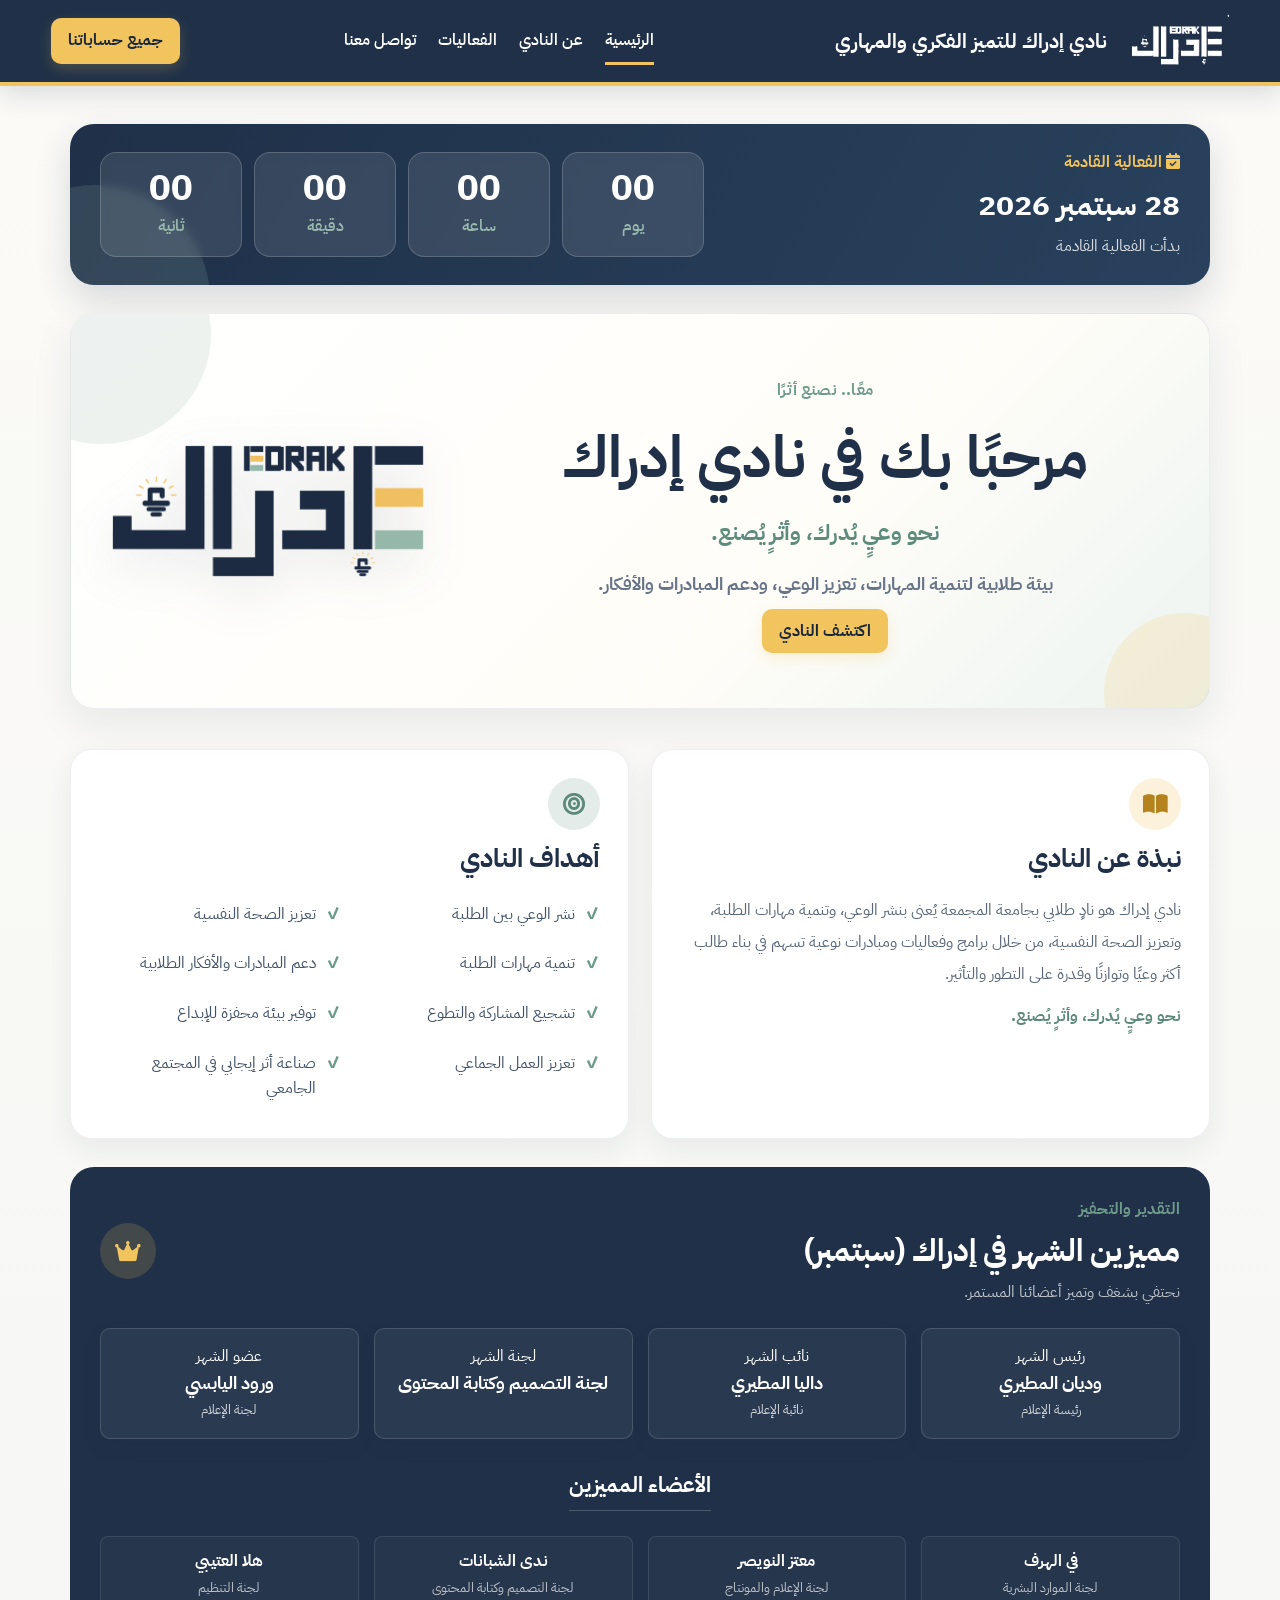
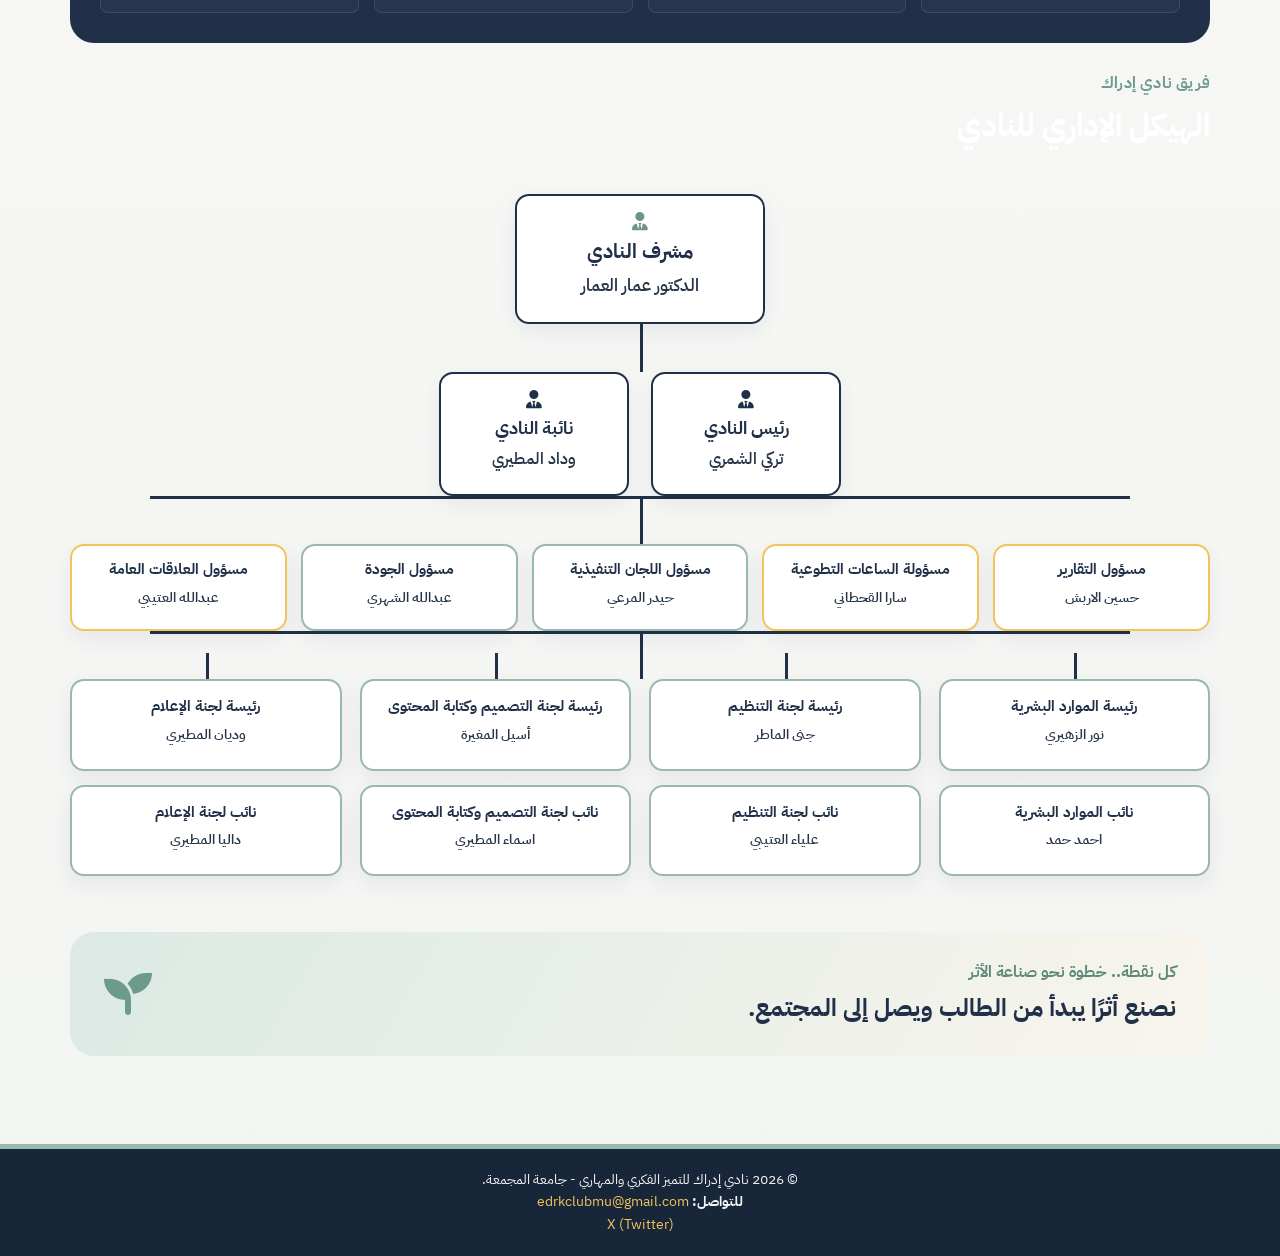
<file: index.html>
<!DOCTYPE html>
<html lang="ar" dir="rtl">
<head>
    <meta charset="UTF-8">
    <meta name="viewport" content="width=device-width, initial-scale=1.0">
    <title>نادي إدراك - الصفحة الرئيسية</title>
    <link rel="preconnect" href="https://fonts.googleapis.com">
    <link rel="preconnect" href="https://fonts.gstatic.com" crossorigin>
    <link href="https://fonts.googleapis.com/css2?family=IBM+Plex+Sans+Arabic:wght@400;500;600;700&display=swap" rel="stylesheet">
    <link rel="stylesheet" href="style.css">
    <link rel="stylesheet" href="https://cdnjs.cloudflare.com/ajax/libs/font-awesome/6.0.0-beta3/css/all.min.css">
</head>
<body>

<header>
    <div class="logo-container">
        <img src="images/header-logo.png" alt="شعار نادي إدراك" class="club-logo">
        <h1>نادي إدراك للتميز الفكري والمهاري</h1>
    </div>
    <input type="checkbox" id="menu-toggle">
    <label for="menu-toggle" class="menu-icon"><i class="fas fa-bars"></i></label>
    <nav>
        <a href="index.html" class="active">الرئيسية</a>
        <a href="about.html">عن النادي</a>
        <a href="events.html">الفعاليات</a>
        <a href="contact.html">تواصل معنا</a>
    </nav>
    <a href="https://linktr.ee/Idrak5?utm_source=linktree_profile_share&ltsid=dbc7c393-b0a0-43a0-900a-65e90b9eab62" target="_blank" class="cta-button">جميع حساباتنا</a>
</header>

<main>
    <!-- كاونتر الفعاليه القادمه-->
    <section class="event-countdown" aria-label="العد التنازلي للفعالية القادمة">
        <div class="countdown-intro">
            <span class="countdown-kicker"><i class="fas fa-calendar-check"></i> الفعالية القادمة</span>
            <h2>28 سبتمبر 2026</h2>
            <p data-countdown-status>الوقت المتبقي على الفعالية القادمة</p>
        </div>
        <div class="countdown-grid">
            <div class="countdown-box"><strong data-countdown="days">00</strong><span>يوم</span></div>
            <div class="countdown-box"><strong data-countdown="hours">00</strong><span>ساعة</span></div>
            <div class="countdown-box"><strong data-countdown="minutes">00</strong><span>دقيقة</span></div>
            <div class="countdown-box"><strong data-countdown="seconds">00</strong><span>ثانية</span></div>
        </div>
    </section>

    <section class="hero home-hero">
        <div class="hero-content">
            <span class="eyebrow">معًا.. نصنع أثرًا</span>
            <h2>مرحبًا بك في نادي إدراك</h2>
            <p class="hero-vision"><strong>نحو وعيٍ يُدرك، وأثرٍ يُصنع.</strong></p>
            <p class="hero-note">بيئة طلابية لتنمية المهارات، تعزيز الوعي، ودعم المبادرات والأفكار.</p>
            <a href="about.html" class="cta-button">اكتشف النادي</a>
        </div>
        <img src="images/edrak-logo.png" alt="شعار نادي إدراك" class="hero-brand-logo">
    </section>

    <!-- نبذة + أهداف النادي -->
    <section class="home-info-grid">
        <article class="info-card about-card">
            <div class="section-icon"><i class="fas fa-book-open"></i></div>
            <h3>نبذة عن النادي</h3>
            <p>نادي إدراك هو نادٍ طلابي بجامعة المجمعة يُعنى بنشر الوعي، وتنمية مهارات الطلبة، وتعزيز الصحة النفسية، من خلال برامج وفعاليات ومبادرات نوعية تسهم في بناء طالب أكثر وعيًا وتوازنًا وقدرة على التطور والتأثير.</p>
            <p class="info-highlight">نحو وعيٍ يُدرك، وأثرٍ يُصنع.</p>
        </article>

        <article class="info-card goals-card">
            <div class="section-icon sage-icon"><i class="fas fa-bullseye"></i></div>
            <h3>أهداف النادي</h3>
            <ul class="goals-list">
                <li>نشر الوعي بين الطلبة</li>
                <li>تعزيز الصحة النفسية</li>
                <li>تنمية مهارات الطلبة</li>
                <li>دعم المبادرات والأفكار الطلابية</li>
                <li>تشجيع المشاركة والتطوع</li>
                <li>توفير بيئة محفزة للإبداع</li>
                <li>تعزيز العمل الجماعي</li>
                <li>صناعة أثر إيجابي في المجتمع الجامعي</li>
            </ul>
        </article>
    </section>

    <!-- أعضاء الشهر المميزين (سبتمبر) -->
    <section class="monthly-section">
        <div class="section-heading-row">
            <div>
                <span class="eyebrow">التقدير والتحفيز</span>
                <h3>مميزين الشهر في إدراك (سبتمبر)</h3>
                <p>نحتفي بشغف وتميز أعضائنا المستمر.</p>
            </div>
            <div class="crown-icon"><i class="fas fa-crown"></i></div>
        </div>
        
        <div class="featured-members-container" style="display: flex; flex-direction: column; gap: 30px; margin-top: 20px;">
            <!-- الفائزون الرئيسيون -->
            <div class="top-honors-grid" style="display: grid; grid-template-columns: repeat(auto-fit, minmax(220px, 1fr)); gap: 15px;">
                <div class="org-node role-gold" style="text-align: center; padding: 15px; border-radius: 10px; background: rgba(255,255,255,0.05); border: 1px solid rgba(255,255,255,0.15);>
                    <h4 style="margin-bottom: 5px; color: #ffffff;">رئيس الشهر</h4>
                    <p style="font-size: 1.1rem; font-weight: bold; margin: 0; color: #ffffff;">وديان المطيري</p>
                    <small style="opacity: 0.8; color: #ffffff;">رئيسة الإعلام</small>
                </div>
                
                <div class="org-node role-gold" style="text-align: center; padding: 15px; border-radius: 10px; background: rgba(234, 228, 228, 0.05); border: 1px solid rgba(255,255,255,0.15);>
                    <h4 style="margin-bottom: 5px; color: #ffffff;">نائب الشهر</h4>
                    <p style="font-size: 1.1rem; font-weight: bold; margin: 0; color: #ffffff;">داليا المطيري</p>
                    <small style="opacity: 0.8; color: #ffffff;">نائبة الإعلام</small>
                </div>

                <div class="org-node role-sage" style="text-align: center; padding: 15px; border-radius: 10px; background: rgba(245, 242, 242, 0.05); border: 1px solid rgba(255,255,255,0.15);>
                    <h4 style="margin-bottom: 5px; color: #ffffff;">لجنة الشهر</h4>
                    <p style="font-size: 1.1rem; font-weight: bold; margin: 0; color: #ffffff;">لجنة التصميم وكتابة المحتوى</p>
                </div>

                <div class="org-node role-sage" style="text-align: center; padding: 15px; border-radius: 10px; background: rgba(247, 245, 245, 0.05); border: 1px solid rgba(255,255,255,0.15);>
                    <h4 style="margin-bottom: 5px; color: #ffffff;">عضو الشهر</h4>
                    <p style="font-size: 1.1rem; font-weight: bold; margin: 0; color: #ffffff;">ورود اليابسي</p>
                    <small style="opacity: 0.8; color: #ffffff;">لجنة الإعلام</small>
                </div>
            </div>

            <!-- الأعضاء المميزين -->
            <div class="honored-members-section" style="text-align: center;">
                <h4 style="font-size: 1.3rem; margin-bottom: 15px; border-bottom: 1px solid rgba(255,255,255,0.2); padding-bottom: 8px; display: inline-block;">الأعضاء المميزين</h4>
                <div class="honored-grid" style="display: grid; grid-template-columns: repeat(auto-fit, minmax(200px, 1fr)); gap: 15px; margin-top: 10px;">
                    <div style="background: rgba(255,255,255,0.03); padding: 12px; border-radius: 8px; border: 1px solid rgba(255,255,255,0.1);">
                        <strong>في الهرف</strong><br>
                        <small style="opacity: 0.7;">لجنة الموارد البشرية</small>
                    </div>
                    <div style="background: rgba(255,255,255,0.03); padding: 12px; border-radius: 8px; border: 1px solid rgba(255,255,255,0.1);">
                        <strong>معتز النويصر</strong><br>
                        <small style="opacity: 0.7;">لجنة الإعلام والمونتاج</small>
                    </div>
                    <div style="background: rgba(255,255,255,0.03); padding: 12px; border-radius: 8px; border: 1px solid rgba(255,255,255,0.1);">
                        <strong>ندى الشبانات</strong><br>
                        <small style="opacity: 0.7;">لجنة التصميم وكتابة المحتوى</small>
                    </div>
                    <div style="background: rgba(255,255,255,0.03); padding: 12px; border-radius: 8px; border: 1px solid rgba(255,255,255,0.1);">
                        <strong>هلا العتيبي</strong><br>
                        <small style="opacity: 0.7;">لجنة التنظيم</small>
                    </div>
                </div>
            </div>
        </div>
    </section>

    <!-- الهيكل الإداري-->
    <section class="org-section">
        <div class="section-heading-center">
            <span class="eyebrow">فريق نادي إدراك</span>
            <h3>الهيكل الإداري للنادي</h3>
        </div>
        <div class="org-chart-tree">
            <div class="org-level supervisor-level">
                <article class="org-node supervisor">
                    <i class="fas fa-user-tie"></i>
                    <h4>مشرف النادي</h4>
                    <p>الدكتور عمار العمار</p>
                </article>
            </div>
            <div class="org-connector vertical"></div>
            <div class="org-level top-leaders">
                <article class="org-node leader">
                    <i class="fas fa-user-tie"></i>
                    <h4>رئيس النادي</h4>
                    <p>تركي الشمري</p>
                </article>
                <article class="org-node leader">
                    <i class="fas fa-user-tie"></i>
                    <h4>نائبة النادي</h4>
                    <p>وداد المطيري</p>
                </article>
            </div>
            <div class="org-connector branch"></div>
            <div class="org-level operations-level">
                <article class="org-node role-gold">
                    <h4>مسؤول التقارير</h4>
                    <p>حسين الاربش</p>
                </article>
                <article class="org-node role-gold">
                    <h4>مسؤولة الساعات التطوعية</h4>
                    <p>سارا القحطاني</p>
                </article>
                <article class="org-node role-sage">
                    <h4>مسؤول اللجان التنفيذية</h4>
                    <p>حيدر المرعي</p>
                </article>
                <article class="org-node role-sage">
                    <h4>مسؤول الجودة</h4>
                    <p>عبدالله الشهري</p>
                </article>
                <article class="org-node role-gold">
                    <h4>مسؤول العلاقات العامة</h4>
                    <p>عبدالله العتيبي</p>
                </article>
            </div>
            <div class="org-connector branch"></div>
            <div class="org-level committees-level">
                <div class="committee-column">
                    <article class="org-node role-sage">
                        <h4>رئيسة الموارد البشرية</h4>
                        <p>نور الزهيري</p>
                    </article>
                    <article class="org-node role-sage deputy">
                        <h4>نائب الموارد البشرية</h4>
                        <p>احمد حمد</p>
                    </article>
                </div>
                <div class="committee-column">
                    <article class="org-node role-sage">
                        <h4>رئيسة لجنة التنظيم</h4>
                        <p>جنى الماطر</p>
                    </article>
                    <article class="org-node role-sage deputy">
                        <h4>نائب لجنة التنظيم</h4>
                        <p>علياء العتيبي</p>
                    </article>
                </div>
                <div class="committee-column">
                    <article class="org-node role-sage">
                        <h4>رئيسة لجنة التصميم وكتابة المحتوى</h4>
                        <p>أسيل المغيرة</p>
                    </article>
                    <article class="org-node role-sage deputy">
                        <h4>نائب لجنة التصميم وكتابة المحتوى</h4>
                        <p>اسماء المطيري</p>
                    </article>
                </div>
                <div class="committee-column">
                    <article class="org-node role-sage">
                        <h4>رئيسة لجنة الإعلام</h4>
                        <p>وديان المطيري</p>
                    </article>
                    <article class="org-node role-sage deputy">
                        <h4>نائب لجنة الإعلام</h4>
                        <p>داليا المطيري</p>
                    </article>
                </div>
            </div>
        </div>
    </section>

    <section class="impact-banner">
        <div>
            <span>كل نقطة.. خطوة نحو صناعة الأثر</span>
            <h3>نصنع أثرًا يبدأ من الطالب ويصل إلى المجتمع.</h3>
        </div>
        <i class="fas fa-seedling"></i>
    </section>
</main>

<footer>
    <p>&copy; 2026 نادي إدراك للتميز الفكري والمهاري - جامعة المجمعة.</p>
    <p><strong>للتواصل:</strong> <a href="mailto:edrkclubmu@gmail.com" class="footer-email">edrkclubmu@gmail.com</a></p>
    <div class="social-links"><a href="https://x.com/EdrkClubMU" target="_blank">X (Twitter)</a></div>
</footer>

<nav class="mobile-bottom-nav">
    <a href="index.html" class="active"><i class="fas fa-home"></i><span>الرئيسية</span></a>
    <a href="about.html"><i class="fas fa-info-circle"></i><span>عن النادي</span></a>
    <a href="events.html"><i class="fas fa-calendar-alt"></i><span>الفعاليات</span></a>
    <a href="contact.html"><i class="fas fa-envelope"></i><span>تواصل</span></a>
</nav>
<script src="countdown.js"></script>
</body>
</html>
</file>
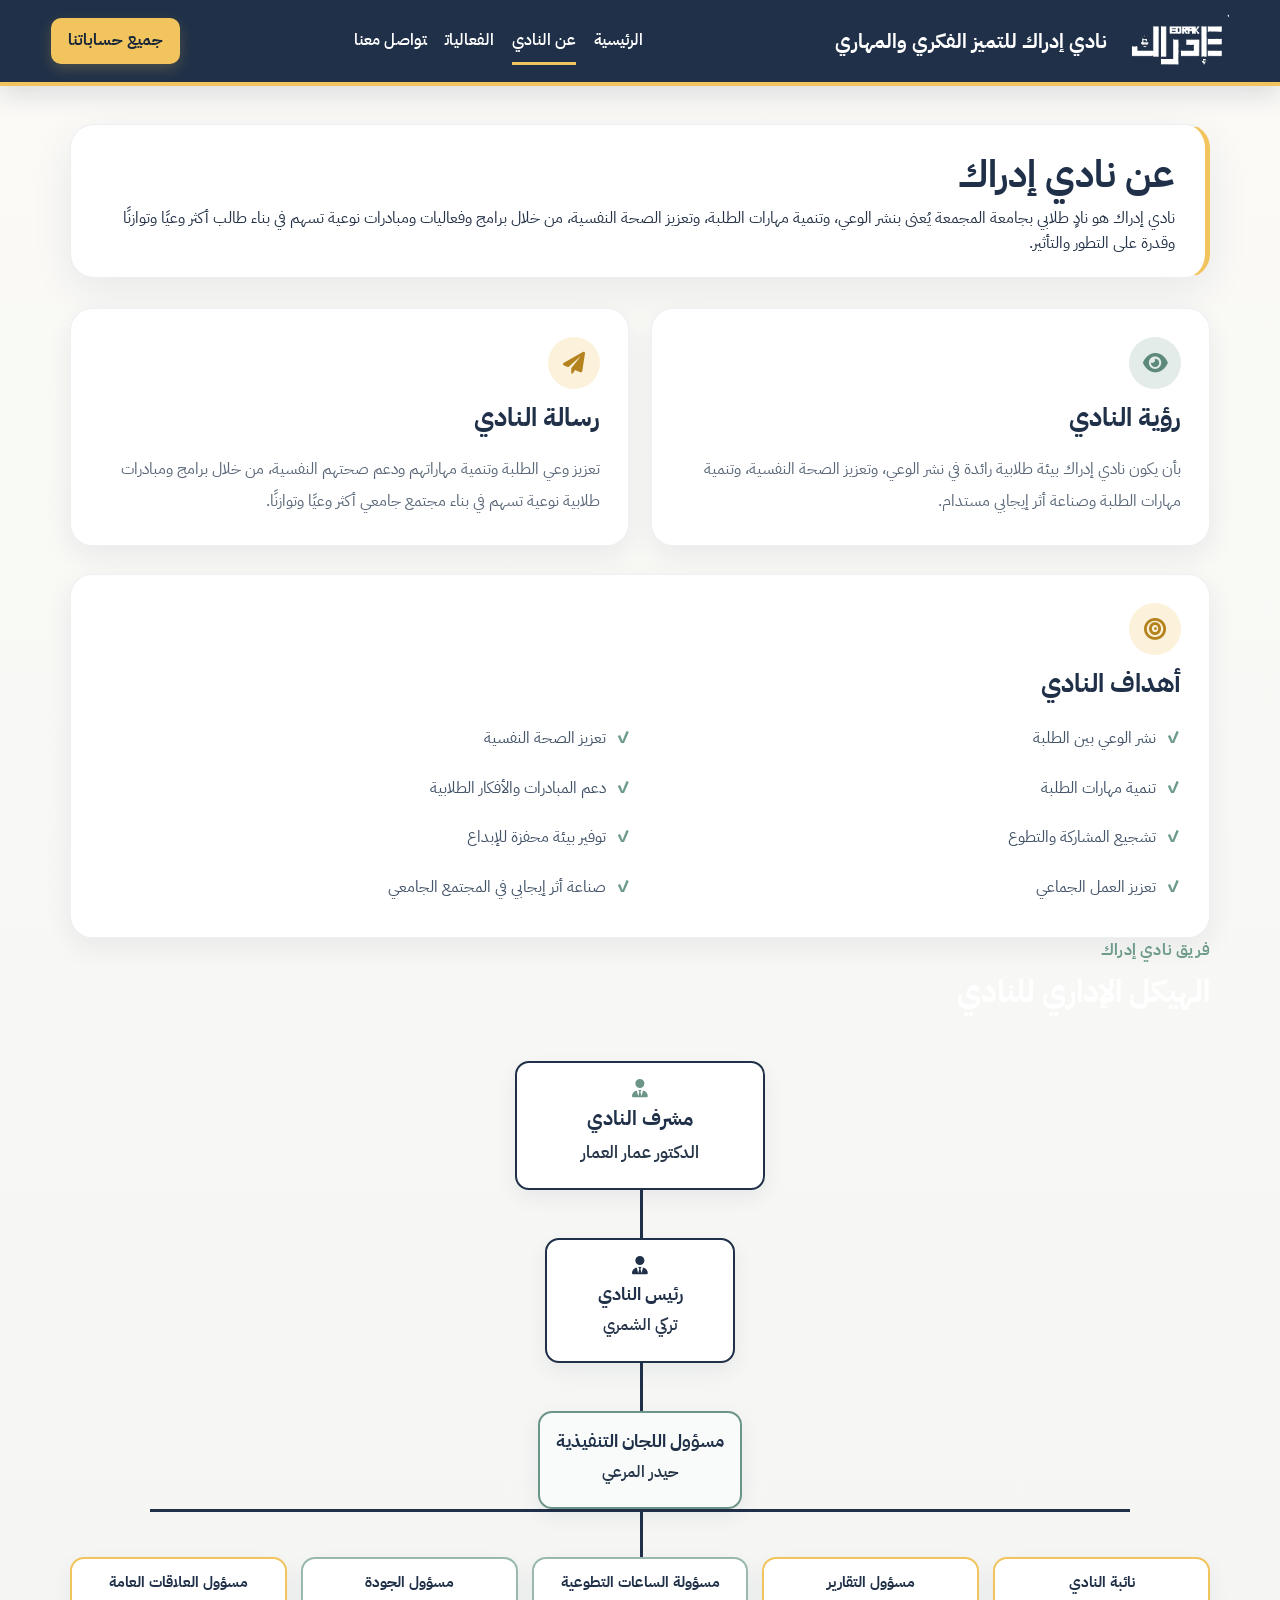
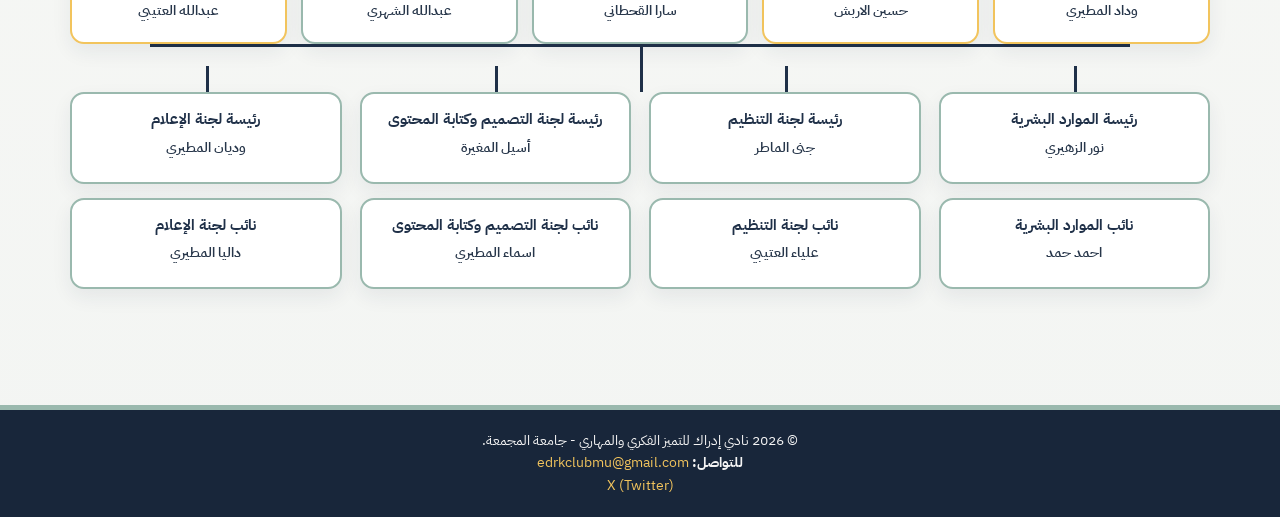
<file: about.html>
<!DOCTYPE html>
<html lang="ar" dir="rtl">
<head>
    <meta charset="UTF-8">
    <meta name="viewport" content="width=device-width, initial-scale=1.0">
    <title>نادي إدراك - عن النادي</title>
    <link rel="preconnect" href="https://fonts.googleapis.com">
    <link rel="preconnect" href="https://fonts.gstatic.com" crossorigin>
    <link href="https://fonts.googleapis.com/css2?family=IBM+Plex+Sans+Arabic:wght@400;500;600;700&display=swap" rel="stylesheet">
    <link rel="stylesheet" href="style.css">
    <link rel="stylesheet" href="https://cdnjs.cloudflare.com/ajax/libs/font-awesome/6.0.0-beta3/css/all.min.css">
</head>
<body>
<header>
    <div class="logo-container"><img src="images/header-logo.png" alt="شعار نادي إدراك" class="club-logo"><h1>نادي إدراك للتميز الفكري والمهاري</h1></div>
    <input type="checkbox" id="menu-toggle"><label for="menu-toggle" class="menu-icon"><i class="fas fa-bars"></i></label>
    <nav><a href="index.html">الرئيسية</a><a href="about.html" class="active">عن النادي</a><a href="events.html">الفعاليات</a><a href="contact.html">تواصل معنا</a></nav>
    <a href="https://linktr.ee/Idrak5?utm_source=linktree_profile_share&ltsid=dbc7c393-b0a0-43a0-900a-65e90b9eab62" target="_blank" class="cta-button">جميع حساباتنا</a>
</header>
<main>
    <section class="page-header">
        <h2>عن نادي إدراك</h2>
        <p>نادي إدراك هو نادٍ طلابي بجامعة المجمعة يُعنى بنشر الوعي، وتنمية مهارات الطلبة، وتعزيز الصحة النفسية، من خلال برامج وفعاليات ومبادرات نوعية تسهم في بناء طالب أكثر وعيًا وتوازنًا وقدرة على التطور والتأثير.</p>
    </section>
    <section class="home-info-grid" style="margin-top:28px;">
        <article class="info-card"><div class="section-icon sage-icon"><i class="fas fa-eye"></i></div><h3>رؤية النادي</h3><p>بأن يكون نادي إدراك بيئة طلابية رائدة في نشر الوعي، وتعزيز الصحة النفسية، وتنمية مهارات الطلبة وصناعة أثر إيجابي مستدام.</p></article>
        <article class="info-card"><div class="section-icon"><i class="fas fa-paper-plane"></i></div><h3>رسالة النادي</h3><p>تعزيز وعي الطلبة وتنمية مهاراتهم ودعم صحتهم النفسية، من خلال برامج ومبادرات طلابية نوعية تسهم في بناء مجتمع جامعي أكثر وعيًا وتوازنًا.</p></article>
    </section>
    <section class="info-card" style="margin-top:22px;">
        <div class="section-icon"><i class="fas fa-bullseye"></i></div><h3>أهداف النادي</h3>
        <ul class="goals-list">
            <li>نشر الوعي بين الطلبة</li><li>تعزيز الصحة النفسية</li><li>تنمية مهارات الطلبة</li><li>دعم المبادرات والأفكار الطلابية</li><li>تشجيع المشاركة والتطوع</li><li>توفير بيئة محفزة للإبداع</li><li>تعزيز العمل الجماعي</li><li>صناعة أثر إيجابي في المجتمع الجامعي</li>
        </ul>
    </section>
    <section class="org-section">
<div class="section-heading-center"><span class="eyebrow">فريق نادي إدراك</span><h3>الهيكل الإداري للنادي</h3></div>
<div class="org-chart-tree">
  <div class="org-level supervisor-level"><article class="org-node supervisor"><i class="fas fa-user-tie"></i><h4>مشرف النادي</h4><p>الدكتور عمار العمار</p></article></div>
  <div class="org-connector vertical"></div>
  <div class="org-level president-level">
    <article class="org-node leader"><i class="fas fa-user-tie"></i><h4>رئيس النادي</h4><p>تركي الشمري</p></article>
  </div>
  <div class="org-connector vertical"></div>
  <div class="org-level hider-level">
    <article class="org-node role-sage key-role"><h4>مسؤول اللجان التنفيذية</h4><p>حيدر المرعي</p></article>
  </div>
  <div class="org-connector branch"></div>
  <div class="org-level operations-level">
    <article class="org-node role-gold"><h4>نائبة النادي</h4><p>وداد المطيري</p></article>
    <article class="org-node role-gold"><h4>مسؤول التقارير</h4><p>حسين الاربش</p></article>
    <article class="org-node role-sage"><h4>مسؤولة الساعات التطوعية</h4><p>سارا القحطاني</p></article>
    <article class="org-node role-sage"><h4>مسؤول الجودة</h4><p>عبدالله الشهري</p></article>
    <article class="org-node role-gold"><h4>مسؤول العلاقات العامة</h4><p>عبدالله العتيبي</p></article>
  </div>
  <div class="org-connector branch"></div>
  <div class="org-level committees-level">
    <div class="committee-column"><article class="org-node role-sage"><h4>رئيسة الموارد البشرية</h4><p>نور الزهيري</p></article><article class="org-node role-sage deputy"><h4>نائب الموارد البشرية</h4><p>احمد حمد</p></article></div>
    <div class="committee-column"><article class="org-node role-sage"><h4>رئيسة لجنة التنظيم</h4><p>جنى الماطر</p></article><article class="org-node role-sage deputy"><h4>نائب لجنة التنظيم</h4><p>علياء العتيبي</p></article></div>
    <div class="committee-column"><article class="org-node role-sage"><h4>رئيسة لجنة التصميم وكتابة المحتوى</h4><p>أسيل المغيرة</p></article><article class="org-node role-sage deputy"><h4>نائب لجنة التصميم وكتابة المحتوى</h4><p>اسماء المطيري</p></article></div>
    <div class="committee-column"><article class="org-node role-sage"><h4>رئيسة لجنة الإعلام</h4><p>وديان المطيري</p></article><article class="org-node role-sage deputy"><h4>نائب لجنة الإعلام</h4><p>داليا المطيري</p></article></div>
  </div>
</div>
</section>
</main>
<footer><p>&copy; 2026 نادي إدراك للتميز الفكري والمهاري - جامعة المجمعة.</p><p><strong>للتواصل:</strong> <a href="mailto:edrkclubmu@gmail.com" class="footer-email">edrkclubmu@gmail.com</a></p><div class="social-links"><a href="https://x.com/EdrkClubMU" target="_blank">X (Twitter)</a></div></footer>
</body>
</html>
</file>
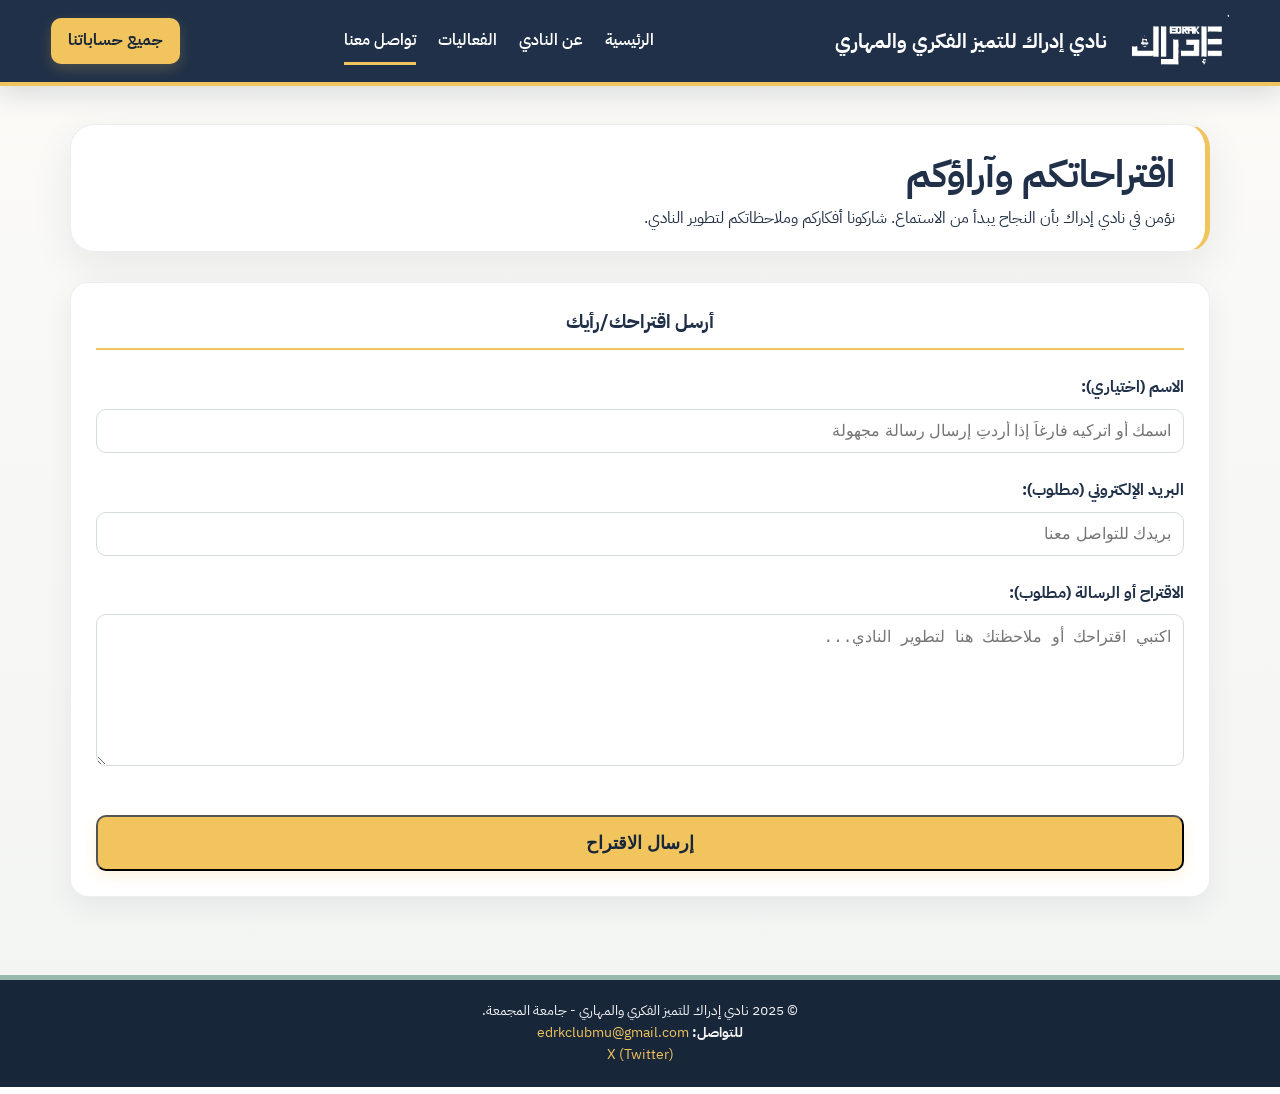
<file: contact.html>
<!DOCTYPE html>
<html lang="ar" dir="rtl">
<head>
    <meta charset="UTF-8">
    <meta name="viewport" content="width=device-width, initial-scale=1.0">
    <title>نادي إدراك - اقتراحاتكم</title>
    <link rel="preconnect" href="https://fonts.googleapis.com">
    <link rel="preconnect" href="https://fonts.gstatic.com" crossorigin>
    <link href="https://fonts.googleapis.com/css2?family=IBM+Plex+Sans+Arabic:wght@400;500;600;700&display=swap" rel="stylesheet">
    <link rel="stylesheet" href="style.css">
    <link rel="stylesheet" href="https://cdnjs.cloudflare.com/ajax/libs/font-awesome/6.0.0-beta3/css/all.min.css">
</head>
<body>

    <header>
        <div class="logo-container">
            <img src="images/header-logo.png" alt="شعار نادي إدراك" class="club-logo">
            <h1>نادي إدراك للتميز الفكري والمهاري</h1>
        </div>
        
        <input type="checkbox" id="menu-toggle">
        <label for="menu-toggle" class="menu-icon"><i class="fas fa-bars"></i></label>

        <nav>
            <a href="index.html">الرئيسية</a>
            <a href="about.html">عن النادي</a>
            <a href="events.html">الفعاليات</a>
            <a href="contact.html" class="active">تواصل معنا</a>
        </nav>
        <a href="https://linktr.ee/Idrak5?utm_source=linktree_profile_share&ltsid=dbc7c393-b0a0-43a0-900a-65e90b9eab62" target="_blank" class="cta-button">جميع حساباتنا</a>
    </header>

    <main>
        
        <section class="page-header">
            <h2>اقتراحاتكم وآراؤكم</h2>
            <p>نؤمن في نادي إدراك بأن النجاح يبدأ من الاستماع. شاركونا أفكاركم وملاحظاتكم لتطوير النادي.</p>
        </section>

        <div class="join-form">
            <h3 class="form-title">أرسل اقتراحك/رأيك</h3>

            <form action="https://formsubmit.co/edrkclubmu@gmail.com" method="POST">
                
                <input type="hidden" name="_next" value="https://your-club-url.github.io/index.html">
                
                <label for="name">الاسم (اختياري):</label>
                <input type="text" id="name" name="الاسم" placeholder="اسمك أو اتركيه فارغاً إذا أردتِ إرسال رسالة مجهولة">

                <label for="email">البريد الإلكتروني (مطلوب):</label>
                <input type="email" id="email" name="البريد الإلكتروني" placeholder="بريدك للتواصل معنا" required>

                <label for="message">الاقتراح أو الرسالة (مطلوب):</label>
                <textarea id="message" name="الاقتراح" rows="7" placeholder="اكتبي اقتراحك أو ملاحظتك هنا لتطوير النادي..." required></textarea>

                <button type="submit" class="cta-button">إرسال الاقتراح</button>
            </form>
        </div>
        
    </main>

    <footer>
        <p>&copy; 2025 نادي إدراك للتميز الفكري والمهاري - جامعة المجمعة.</p>
        
        <p>
            <strong>للتواصل:</strong> 
            <a href="mailto:edrkclubmu@gmail.com" class="footer-email">edrkclubmu@gmail.com</a>
        </p>

        <div class="social-links">
            <a href="https://x.com/EdrkClubMU" target="_blank">X (Twitter)</a>
        </div>
    </footer>

</body>
</html>
</file>
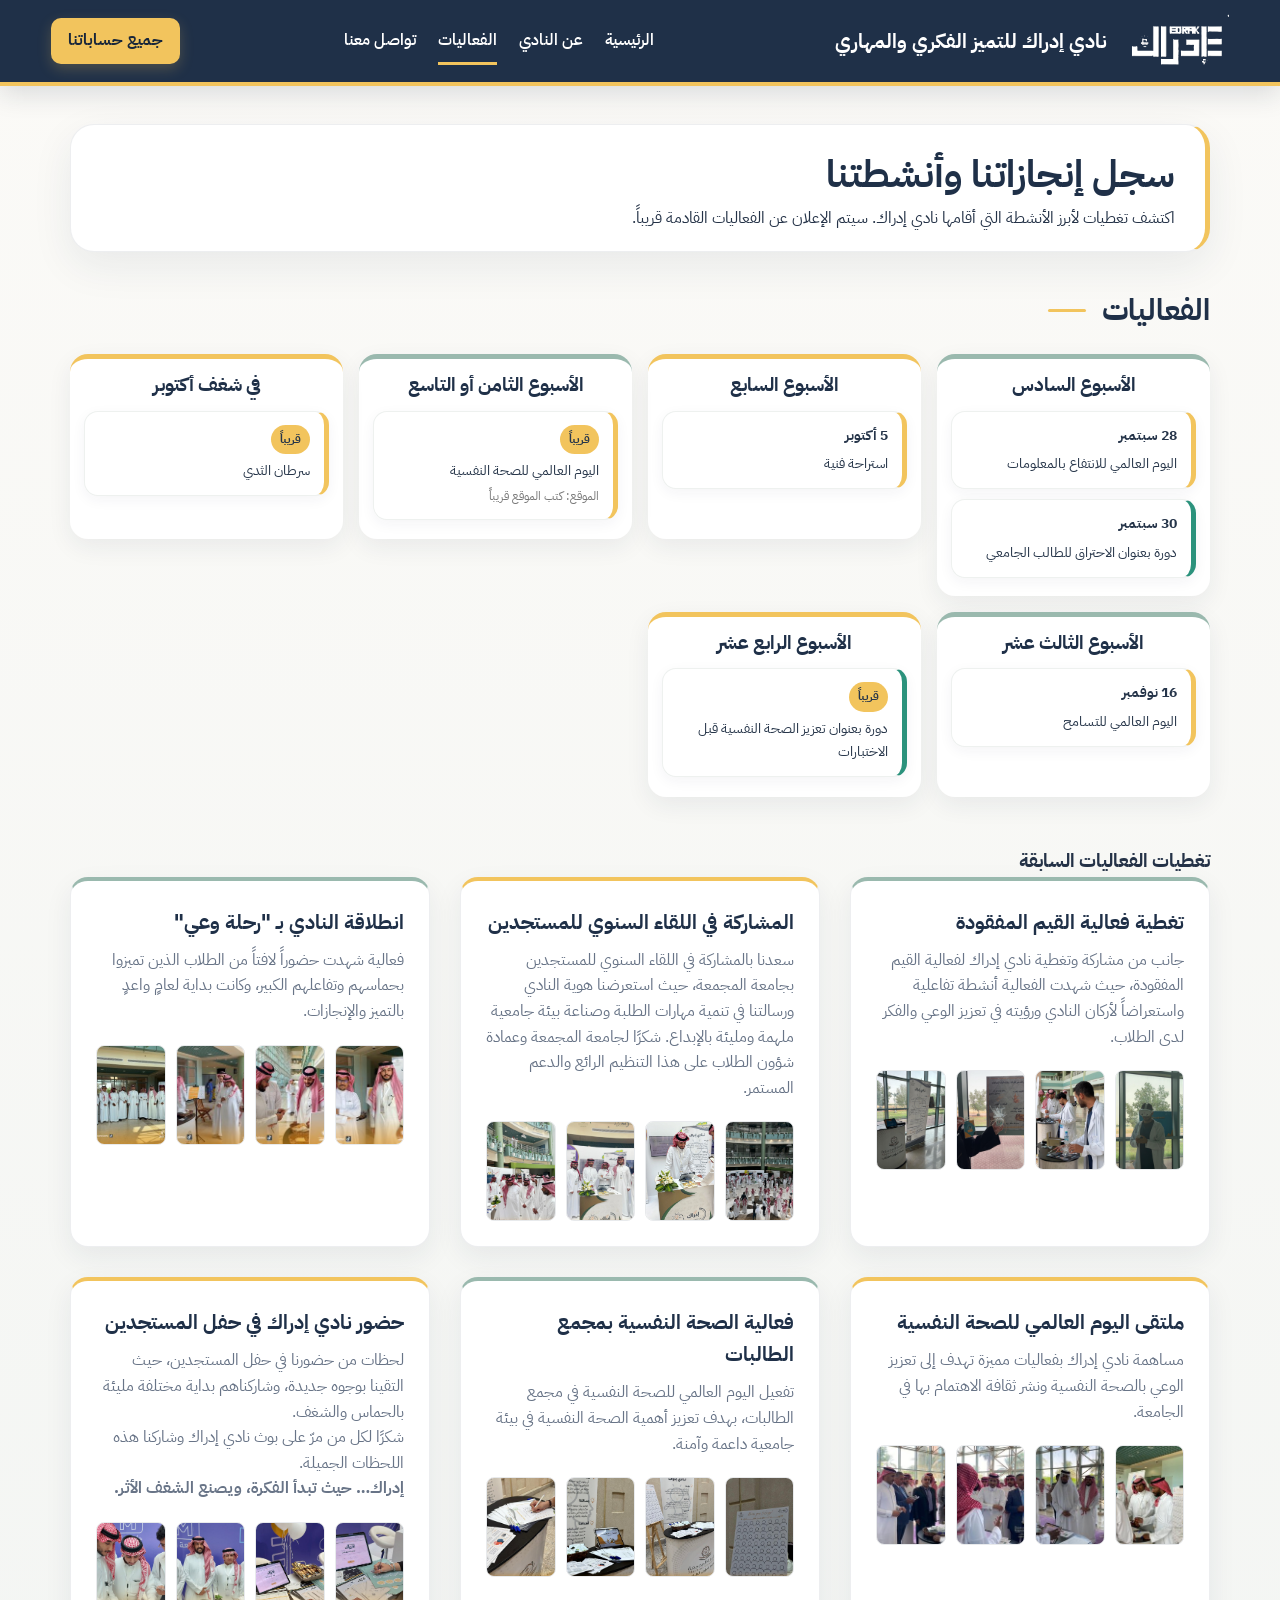
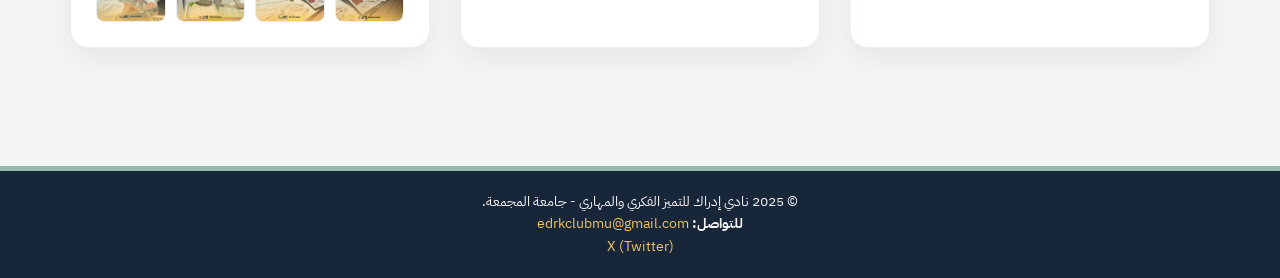
<file: events.html>
<!DOCTYPE html>
<html lang="ar" dir="rtl">
<head>
    <meta charset="UTF-8">
    <meta name="viewport" content="width=device-width, initial-scale=1.0">
    <title>نادي إدراك - الفعاليات</title>
    <link rel="preconnect" href="https://fonts.googleapis.com">
    <link rel="preconnect" href="https://fonts.gstatic.com" crossorigin>
    <link href="https://fonts.googleapis.com/css2?family=IBM+Plex+Sans+Arabic:wght@400;500;600;700&display=swap" rel="stylesheet">
    <link rel="stylesheet" href="style.css">
    <link rel="stylesheet" href="https://cdnjs.cloudflare.com/ajax/libs/font-awesome/6.0.0-beta3/css/all.min.css">
</head>
<body>

    <header>
        <div class="logo-container">
            <img src="images/header-logo.png" alt="شعار نادي إدراك" class="club-logo">
            <h1>نادي إدراك للتميز الفكري والمهاري</h1>
        </div>
        
        <input type="checkbox" id="menu-toggle">
        <label for="menu-toggle" class="menu-icon"><i class="fas fa-bars"></i></label>

        <nav>
            <a href="index.html">الرئيسية</a>
            <a href="about.html">عن النادي</a>
            <a href="events.html" class="active">الفعاليات</a>
            <a href="contact.html">تواصل معنا</a>
        </nav>
        <a href="https://linktr.ee/Idrak5?utm_source=linktree_profile_share&ltsid=dbc7c393-b0a0-43a0-900a-65e90b9eab62" target="_blank" class="cta-button">جميع حساباتنا</a>
    </header>

    <main>
        
        <section class="page-header">
            <h2>سجل إنجازاتنا وأنشطتنا</h2>
            <p>اكتشف تغطيات لأبرز الأنشطة التي أقامها نادي إدراك. سيتم الإعلان عن الفعاليات القادمة قريباً.</p>
        </section>
        <section class="upcoming-events" aria-label="الفعاليات القادمة">
            <div class="events-section-heading"><span>الفعاليات</span><i></i></div>
            <div class="event-weeks-grid">
                <article class="week-card"><h3>الأسبوع السادس</h3><div class="schedule-item gold"><strong>28 سبتمبر</strong><span>اليوم العالمي للانتفاع بالمعلومات</span></div><div class="schedule-item sage"><strong>30 سبتمبر</strong><span>دورة بعنوان الاحتراق للطالب الجامعي</span></div></article>
                <article class="week-card"><h3>الأسبوع السابع</h3><div class="schedule-item gold"><strong>5 أكتوبر</strong><span>استراحة فنية</span></div></article>
                <article class="week-card"><h3>الأسبوع الثامن أو التاسع</h3><div class="schedule-item gold"><b>قريباً</b><span>اليوم العالمي للصحة النفسية</span><small>الموقع: كتب الموقع قريباً</small></div></article>
                <article class="week-card"><h3>في شغف أكتوبر</h3><div class="schedule-item gold"><b>قريباً</b><span>سرطان الثدي</span></div></article>
                <article class="week-card"><h3>الأسبوع الثالث عشر</h3><div class="schedule-item gold"><strong>16 نوفمبر</strong><span>اليوم العالمي للتسامح</span></div></article>
                <article class="week-card"><h3>الأسبوع الرابع عشر</h3><div class="schedule-item sage"><b>قريباً</b><span>دورة بعنوان تعزيز الصحة النفسية قبل الاختبارات</span></div></article>
            </div>
        </section>
        <section class="past-events" style="margin-top: 50px;">
            <h3>تغطيات الفعاليات السابقة</h3>
            <div class="card-container">
                
                <div class="card event-card-with-grid">
                    <h4>تغطية فعالية القيم المفقودة</h4>
                    <p>جانب من مشاركة وتغطية نادي إدراك لفعالية القيم المفقودة، حيث شهدت الفعالية أنشطة تفاعلية واستعراضاً لأركان النادي ورؤيته في تعزيز الوعي والفكر لدى الطلاب.</p>
                    
                    <div class="event-photo-grid">
                        <img src="images/7bb116f5-6b6e-4654-8066-dfd1775171a6.jpg" alt="تغطية فعالية القيم المفقودة - صورة 1">
                        <img src="images/1903c7bb-d0cc-4252-962c-5129856fcda5.jpg" alt="تغطية فعالية القيم المفقودة - صورة 2">
                        <img src="images/c2626a5e-33d2-429f-b1fa-3680fa10cc19.jpg" alt="تغطية فعالية القيم المفقودة - صورة 3">
                        <img src="images/268f911e-4b12-4d20-99d3-554d04cb5cd4.jpg" alt="تغطية فعالية القيم المفقودة - صورة 4">
                    </div>
                </div>

                <div class="card event-card-with-grid">
                    <h4>المشاركة في اللقاء السنوي للمستجدين</h4>
                    <p>سعدنا بالمشاركة في اللقاء السنوي للمستجدين بجامعة المجمعة، حيث استعرضنا هوية النادي ورسالتنا في تنمية مهارات الطلبة وصناعة بيئة جامعية ملهمة ومليئة بالإبداع. شكرًا لجامعة المجمعة وعمادة شؤون الطلاب على هذا التنظيم الرائع والدعم المستمر.</p>
                    
                    <div class="event-photo-grid">
                        <img src="images/freshmen-meeting-1.jpg" alt="صورة 1 من لقاء المستجدين">
                        <img src="images/freshmen-meeting-2.jpg" alt="صورة 2 من لقاء المستجدين">
                        <img src="images/freshmen-meeting-3.jpg" alt="صورة 3 من لقاء المستجدين">
                        <img src="images/freshmen-meeting-4.jpg" alt="صورة 4 من لقاء المستجدين">
                    </div>
                </div>
                <div class="card event-card-with-grid">
                    <h4>انطلاقة النادي بـ "رحلة وعي"</h4>
                    <p>فعالية شهدت حضوراً لافتاً من الطلاب الذين تميزوا بحماسهم وتفاعلهم الكبير، وكانت بداية لعامٍ واعدٍ بالتميز والإنجازات.</p>
                    
                    <div class="event-photo-grid">
                        <img src="images/rahlat-waei-1.jpg" alt="صورة 1 من فعالية رحلة وعي">
                        <img src="images/rahlat-waei-2.jpg" alt="صورة 2 من فعالية رحلة وعي">
                        <img src="images/rahlat-waei-3.jpg" alt="صورة 3 من فعالية رحلة وعي">
                        <img src="images/rahlat-waei-4.jpg" alt="صورة 4 من فعالية رحلة وعي">
                    </div>
                </div>
                <div class="card event-card-with-grid">
                    <h4>ملتقى اليوم العالمي للصحة النفسية</h4>
                    <p>مساهمة نادي إدراك بفعاليات مميزة تهدف إلى تعزيز الوعي بالصحة النفسية ونشر ثقافة الاهتمام بها في الجامعة.</p>
                    
                    <div class="event-photo-grid">
                        <img src="images/health-uni-1.jpg" alt="صورة 1 من ملتقى الجامعة">
                        <img src="images/health-uni-2.jpg" alt="صورة 2 من ملتقى الجامعة">
                        <img src="images/health-uni-3.jpg" alt="صورة 3 من ملتقى الجامعة">
                        <img src="images/health-uni-4.jpg" alt="صورة 4 من ملتقى الجامعة">
                    </div>
                </div>
                <div class="card event-card-with-grid">
                    <h4>فعالية الصحة النفسية بمجمع الطالبات</h4>
                    <p>تفعيل اليوم العالمي للصحة النفسية في مجمع الطالبات، بهدف تعزيز أهمية الصحة النفسية في بيئة جامعية داعمة وآمنة.</p>
                    
                    <div class="event-photo-grid">
                        <img src="images/health-female-1.jpg" alt="صورة 1 من فعالية الطالبات">
                        <img src="images/health-female-2.jpg" alt="صورة 2 من فعالية الطالبات">
                        <img src="images/health-female-3.jpg" alt="صورة 3 من فعالية الطالبات">
                        <img src="images/health-female-4.jpg" alt="صورة 4 من فعالية الطالبات">
                    </div>
                </div>
                <div class="card event-card-with-grid">
                    <h4>حضور نادي إدراك في حفل المستجدين</h4>
                    <p>
                        لحظات من حضورنا في حفل المستجدين، حيث التقينا بوجوه جديدة، وشاركناهم بداية مختلفة مليئة بالحماس والشغف.<br>
                        شكرًا لكل من مرّ على بوث نادي إدراك وشاركنا هذه اللحظات الجميلة.<br>
                        <strong>إدراك… حيث تبدأ الفكرة، ويصنع الشغف الأثر.</strong>
                    </p>
                    
                    <div class="event-photo-grid">
                        <img src="images/HRy_pA-awAA7fvP.jpg" alt="جانب من بوث نادي إدراك في حفل المستجدين">
                        <img src="images/HRy_pAcWUAo5q1D.jpg" alt="تجهيزات وركن نادي إدراك في حفل المستجدين">
                        <img src="images/HRy_pATWgAI6ekm.jpg" alt="فريق نادي إدراك في حفل المستجدين">
                        <img src="images/HRy_pAUW8Asl8Xg.jpg" alt="مشاركة الطلاب والتفاعل في بوث نادي إدراك">
                    </div>
                </div>
            </div>
        </section>

    </main>

    <footer>
        <p>&copy; 2025 نادي إدراك للتميز الفكري والمهاري - جامعة المجمعة.</p>
        
        <p>
            <strong>للتواصل:</strong> 
            <a href="mailto:edrkclubmu@gmail.com" class="footer-email">edrkclubmu@gmail.com</a>
        </p>

        <div class="social-links">
            <a href="https://x.com/EdrkClubMU" target="_blank">X (Twitter)</a>
        </div>
    </footer>

</body>
</html>
</file>
<file: style.css>
:root {
    --primary-dark: #1F3048;
    --primary-deep: #18263A;
    --accent-gold: #F2C45D;
    --accent-sage: #9AB9AE;
    --cream: #F8F5ED;
    --surface: #FFFFFF;
    --surface-soft: #F3F5F3;
    --text-color: #243247;
    --muted: #687487;
}

* {
    box-sizing: border-box;
    margin: 0;
    padding: 0;
}

html { 
    scroll-behavior: smooth; 
}

body {
    font-family: "IBM Plex Sans Arabic", "29LT Adir", "Noto Sans Arabic", system-ui, -apple-system, sans-serif;
    color: var(--text-color);
    background: linear-gradient(180deg, #fbfaf7 0%, var(--surface-soft) 100%);
    line-height: 1.6;
    direction: rtl;
}

a {
    text-decoration: none;
    color: var(--primary-dark);
    transition: color 0.3s ease;
}

a:hover {
    color: var(--accent-gold);
}

main { 
    max-width: 1240px; 
    margin: auto;
    padding: 38px clamp(18px, 4vw, 50px); 
}

/* ====================================
  (Header & Nav)
   ==================================== */
header {
    background: var(--primary-dark);
    color: white;
    padding: 14px clamp(18px, 4vw, 55px);
    display: flex;
    justify-content: space-between;
    align-items: center;
    border-bottom: 4px solid var(--accent-gold);
    box-shadow: 0 8px 25px rgba(24, 38, 58, 0.14);
}

.logo-container {
    display: flex;
    align-items: center;
    gap: 14px;
}

.club-logo {
    height: 52px;
    width: 112px;
    object-fit: contain;
}

header h1 {
    font-size: clamp(15px, 1.7vw, 20px);
    font-weight: 700;
    white-space: nowrap;
}

nav a {
    color: white;
    margin-right: 18px;
    padding: 8px 0;
    font-weight: 600;
    position: relative;
}

nav a.active::after, 
nav a:hover::after {
    content: '';
    position: absolute;
    bottom: -5px;
    right: 0;
    width: 100%;
    height: 3px;
    background: var(--accent-gold);
    transition: width 0.3s ease;
}

.cta-button {
    background: var(--accent-gold);
    color: var(--primary-deep) !important;
    padding: 10px 17px;
    border-radius: 10px;
    font-weight: bold;
    box-shadow: 0 5px 14px rgba(242, 196, 93, 0.22);
    transition: all 0.3s ease;
}

.cta-button:hover {
    background: #f6d37d;
    transform: translateY(-1px);
}

#menu-toggle, .menu-icon {
    display: none;
}

/* ====================================
  (Hero & Headers)
   ==================================== */
.hero, .page-header {
    background: var(--surface);
    border: 1px solid rgba(31, 48, 72, 0.08);
    border-radius: 24px;
    box-shadow: 0 14px 40px rgba(31, 48, 72, 0.08);
}

.page-header { 
    padding: 20px 30px;
    margin-bottom: 30px;
    border-right: 5px solid var(--accent-gold); 
}

.hero {
    position: relative;
    overflow: hidden;
    padding: 64px 35px;
    text-align: center;
    margin-bottom: 40px;
    background: linear-gradient(135deg, #fff 0%, #fffdf8 62%, #edf4f1 100%);
}

.hero::before {
    content: "";
    position: absolute;
    width: 220px; 
    height: 220px;
    border-radius: 50%;
    background: rgba(154, 185, 174, 0.18);
    left: -80px; 
    top: -90px;
}

.hero::after {
    content: "";
    position: absolute;
    width: 160px; 
    height: 160px;
    border-radius: 50%;
    background: rgba(242, 196, 93, 0.18);
    right: -55px; 
    bottom: -65px;
}

.hero > * { 
    position: relative; 
    z-index: 1; 
}

.hero-main-image.hero-logo-display {
    width: min(330px, 70vw);
    max-height: 180px;
    object-fit: contain;
    margin: 0 auto 22px auto;
    display: block;
}

.hero h2, .page-header h2 { 
    color: var(--primary-dark); 
    font-weight: 800; 
    font-size: clamp(24px, 4vw, 38px);
}

.hero p {
    font-size: 18px;
    color: var(--muted);
    max-width: 800px;
    margin: 0 auto 20px auto;
}

.hero-vision { 
    color: var(--muted); 
    max-width: 760px; 
    margin: 12px auto 18px; 
    font-size: 20px;
}

.hero-note { 
    color: #6f9489; 
    font-weight: 700; 
    font-size: 14px;
}

/* ====================================
  (Cards)
   ==================================== */
.card-container {
    display: flex;
    gap: 30px;
    margin-bottom: 40px;
    flex-wrap: wrap;
    justify-content: center;
}

.card, .personality-card, .join-form, .contact-info, .role-box, .committee {
    background: var(--surface);
    border: 1px solid rgba(31, 48, 72, 0.08);
    box-shadow: 0 10px 28px rgba(31, 48, 72, 0.07);
    border-radius: 18px;
    padding: 25px;
}

.card { 
    flex: 1;
    min-width: 300px;
    border-top: 4px solid var(--accent-sage); 
    transition: transform 0.3s ease;
}

.card:nth-child(even) { 
    border-top-color: var(--accent-gold); 
}

.card:hover {
    transform: translateY(-5px);
}

.card h4 { 
    color: var(--primary-dark); 
    font-size: 20px;
    margin-bottom: 10px;
}

.card p, .personality-card p, .section-description { 
    color: var(--muted); 
}

.event-photo-grid {
    display: grid;
    grid-template-columns: repeat(4, 1fr); 
    gap: 10px;
    margin-top: 20px;
}

.event-photo-grid img {
    width: 100%;
    height: 100px;
    object-fit: cover;
    border-radius: 8px;
    border: 1px solid rgba(31, 48, 72, 0.1);
    transition: transform 0.3s ease;
}

.event-photo-grid img:hover {
    transform: scale(1.05);
    z-index: 10;
}

/* ====================================
  (Countdown & Impact)
   ==================================== */
.home-hero { 
    display: flex; 
    align-items: center; 
    justify-content: space-between; 
    gap: 40px; 
    min-height: 340px; 
}

.home-hero .hero-content { position: relative; z-index: 2; flex: 1; }
.home-hero .hero-brand-logo { width: min(330px, 34vw); height: auto; object-fit: contain; position: relative; z-index: 1; filter: drop-shadow(0 15px 25px rgba(31, 48, 72, 0.12)); }
.eyebrow { color: #6e9b8b; font-weight: 700; letter-spacing: .2px; }
.home-hero h2 { color: var(--primary-dark); font-size: clamp(34px, 5vw, 58px); margin: 8px 0 10px; }
.home-hero .hero-vision { color: #5d8b7c; font-size: 22px; }

.event-countdown {
    display: grid;
    grid-template-columns: 1fr 1.35fr;
    gap: 28px;
    align-items: center;
    margin: 0 auto 28px;
    padding: 26px 30px;
    border-radius: 24px;
    background: linear-gradient(120deg, var(--primary-dark), #29415d);
    color: #fff;
    box-shadow: 0 14px 35px rgba(31, 48, 72, 0.16);
    position: relative;
    overflow: hidden;
}

.event-countdown::after {
    content: "";
    position: absolute;
    width: 230px;
    height: 230px;
    border-radius: 50%;
    left: -90px;
    bottom: -130px;
    background: rgba(154, 185, 174, 0.16);
}

.countdown-intro { position: relative; z-index: 1; }
.countdown-kicker { color: var(--accent-gold); font-weight: 700; }
.countdown-intro h2 { font-size: 30px; margin: 5px 0; color: #fff; }
.countdown-intro p { color: rgba(255, 255, 255, 0.82); }
.countdown-grid { display: grid; grid-template-columns: repeat(4, 1fr); gap: 12px; position: relative; z-index: 1; }

.countdown-box {
    background: rgba(255, 255, 255, 0.10);
    border: 1px solid rgba(255, 255, 255, 0.18);
    border-radius: 16px;
    padding: 17px 10px;
    text-align: center;
    backdrop-filter: blur(5px);
}

.countdown-box strong { display: block; font-size: 36px; line-height: 1; color: #fff; }
.countdown-box span { display: block; margin-top: 8px; color: var(--accent-sage); font-weight: 600; }

.home-info-grid { display: grid; grid-template-columns: 1fr 1fr; gap: 22px; margin: 28px 0; }
.info-card { background: var(--surface); border-radius: 22px; padding: 28px; border: 1px solid rgba(31, 48, 72, 0.07); box-shadow: 0 10px 28px rgba(31, 48, 72, 0.07); }
.info-card h3 { color: var(--primary-dark); font-size: 26px; margin: 8px 0 14px; }
.info-card p { color: #596778; font-size: 16px; line-height: 2; }
.section-icon { width: 52px; height: 52px; display: grid; place-items: center; border-radius: 50%; background: rgba(242, 196, 93, 0.22); color: #b4831e; font-size: 22px; }
.sage-icon { background: rgba(154, 185, 174, 0.28); color: #5d897a; }
.info-highlight { color: #5d897a !important; font-weight: 700; margin-top: 10px; }
.goals-list { list-style: none; display: grid; grid-template-columns: 1fr 1fr; gap: 8px 18px; }
.goals-list li { color: #425368; padding: 8px 0 8px 0; position: relative; padding-right: 25px; }
.goals-list li::before { content: "✓"; position: absolute; right: 0; color: #6d9b8b; font-weight: 800; }

.monthly-section { margin: 28px 0; padding: 30px; border-radius: 24px; background: var(--primary-dark); color: #fff; overflow: hidden; position: relative; }
.section-heading-row { display: flex; align-items: center; justify-content: space-between; margin-bottom: 22px; }
.section-heading-row h3, .section-heading-center h3 { font-size: 31px; color: #fff; margin: 4px 0; }
.section-heading-row p { color: rgba(255, 255, 255, 0.7); }
.crown-icon { width: 56px; height: 56px; display: grid; place-items: center; border-radius: 50%; background: rgba(242, 196, 93, 0.17); color: var(--accent-gold); font-size: 23px; }
.members-points-grid { display: grid; grid-template-columns: repeat(4, 1fr); gap: 14px; }
.member-point-card { background: rgba(255, 255, 255, 0.06); border: 1px solid rgba(154, 185, 174, 0.45); border-radius: 17px; padding: 18px 12px; text-align: center; position: relative; }
.member-point-card.featured { border-color: var(--accent-gold); box-shadow: inset 0 0 0 1px rgba(242, 196, 93, 0.2); }
.rank-badge { display: inline-block; color: var(--accent-gold); font-size: 13px; font-weight: 700; margin-bottom: 8px; }
.member-avatar { width: 58px; height: 58px; margin: 0 auto 10px; border-radius: 50%; display: grid; place-items: center; background: var(--accent-sage); color: #fff; font-size: 22px; }
.member-point-card h4 { font-size: 17px; margin-bottom: 6px; color: #fff; }
.member-point-card strong { font-size: 25px; color: #fff; }
.member-point-card small { font-size: 13px; color: var(--accent-sage); }
.editable-note { margin: 18px 0 0; text-align: center; color: rgba(255, 255, 255, 0.62); font-size: 13px; }

.impact-banner { display: flex; align-items: center; justify-content: space-between; margin: 28px 0 10px; padding: 28px 34px; border-radius: 24px; background: linear-gradient(120deg, #dce9e4, #f8f5ed); color: var(--primary-dark); }
.impact-banner span { color: #5d897a; font-weight: 700; }
.impact-banner h3 { margin-top: 4px; font-size: 24px; color: var(--primary-dark); }
.impact-banner > i { font-size: 48px; color: #6d9b8b; }

/* ====================================
  (Org Chart Tree)
   ==================================== */
.org-chart-tree { position: relative; margin: 34px auto 10px; padding: 10px 0 28px; max-width: 1160px; }
.org-level { display: flex; justify-content: center; align-items: stretch; gap: 22px; position: relative; z-index: 2; }
.org-node { background: #fff; border: 2px solid #9ab9ae; border-radius: 14px; padding: 15px 16px; min-width: 190px; text-align: center; box-shadow: 0 8px 20px rgba(31, 48, 72, 0.07); position: relative; }
.org-node h4 { color: #1f3048; margin: 0 0 6px; font-size: 18px; font-weight: 800; line-height: 1.45; }
.org-node p { color: #27364a; margin: 0 0 7px; font-size: 16px; font-weight: 600; }
.org-node a { color: #6d887f; text-decoration: none; font-size: 13px; }
.org-node i { color: #6d9488; margin-bottom: 7px; font-size: 18px; }
.org-node.supervisor { border-color: #1f3048; min-width: 250px; background: #fff; }
.org-node.supervisor h4 { font-size: 20px; }
.org-node.supervisor p { font-size: 17px; }
.org-node.leader { border-color: #1f3048; background: #fff; }
.org-node.leader i { color: #1f3048; }
.role-gold { border-color: #f2c45d; }
.role-gold i { color: #d19b2e; }
.role-sage { border-color: #9ab9ae; }
.deputy { margin-top: 14px; }

.org-connector { position: relative; height: 48px; z-index: 1; }
.org-connector.vertical:before { content: ""; position: absolute; top: 0; left: 50%; height: 100%; border-left: 3px solid #1f3048; }
.org-connector.branch:before { content: ""; position: absolute; top: 0; left: 7%; right: 7%; border-top: 3px solid #1f3048; }
.org-connector.branch:after { content: ""; position: absolute; top: 0; left: 50%; height: 100%; border-left: 3px solid #1f3048; }

.operations-level { display: grid; grid-template-columns: repeat(5, 1fr); gap: 14px; }
.operations-level .org-node { min-width: 0; padding: 13px 9px; }
.operations-level .org-node h4 { font-size: 15px; }
.operations-level .org-node p { font-size: 14px; }

.committees-level { display: grid; grid-template-columns: repeat(4, 1fr); gap: 18px; align-items: start; }
.committee-column { position: relative; }
.committee-column:before { content: ""; position: absolute; top: -26px; left: 50%; height: 26px; border-left: 3px solid #1f3048; }
.committee-column .org-node { min-width: 0; }
.committee-column .org-node h4 { font-size: 15px; }
.committee-column .org-node p { font-size: 14px; }

/* ====================================
  (Forms & Inputs)
   ==================================== */
.form-title {
    color: var(--primary-dark);
    text-align: center;
    margin-bottom: 25px;
    border-bottom: 2px solid var(--accent-gold);
    padding-bottom: 10px;
}

form label {
    display: block;
    margin-bottom: 8px;
    margin-top: 15px;
    font-weight: bold;
    color: var(--primary-dark);
}

input, textarea, select {
    width: 100%;
    padding: 12px;
    border: 1px solid #d6ddd9 !important;
    border-radius: 10px !important;
    background: #fff !important;
    font-size: 16px;
    margin-bottom: 10px;
}

input:focus, textarea:focus, select:focus {
    outline: none;
    border-color: var(--accent-sage) !important;
    box-shadow: 0 0 0 3px rgba(154, 185, 174, 0.2) !important;
}

.join-form .cta-button {
    display: block;
    width: 100%;
    text-align: center;
    margin-top: 30px;
    padding: 15px 0;
    font-size: 18px;
}

/* ====================================
  (Weekly Personality)
   ==================================== */
.personality-card {
    display: flex;
    align-items: center;
}

.image-placeholder {
    width: 200px;
    height: 200px;
    overflow: hidden;
    border-radius: 50%;
    margin-left: 30px;
    flex-shrink: 0;
    border: 4px solid var(--accent-gold);
}

.person-photo {
    width: 100%;
    height: 100%;
    object-fit: cover;
}

.person-details h4 {
    color: var(--primary-dark); 
    font-size: 26px;
    margin-bottom: 5px;
}

.achievements-list {
    list-style: none;
    padding: 0;
}

.achievements-list li {
    padding: 8px 12px;
    border-right: 4px solid var(--accent-sage);
    margin-bottom: 8px;
    background-color: var(--surface-soft);
    border-radius: 4px;
    font-size: 15px;
}

/* ====================================
  (Footer & Mobile Nav)
   ==================================== */
footer {
    background: var(--primary-deep) !important;
    color: #f4f4f4;
    text-align: center;
    padding: 20px 0;
    font-size: 14px;
    margin-top: 40px;
    border-top: 5px solid var(--accent-sage);
}

footer a {
    color: var(--accent-gold) !important;
}

.mobile-bottom-nav {
    display: none; 
    position: fixed;
    bottom: 0;
    left: 0;
    right: 0;
    width: 100%;
    height: 60px; 
    background: var(--primary-dark);
    box-shadow: 0 -2px 10px rgba(0, 0, 0, 0.3);
    z-index: 1000;
    justify-content: space-around;
    align-items: center;
    border-top: 3px solid var(--accent-gold);
}

.mobile-bottom-nav a {
    color: white !important;
    text-align: center;
    flex: 1;
    padding: 5px 0;
    display: flex;
    flex-direction: column;
    align-items: center;
    font-size: 12px;
}

.mobile-bottom-nav a.active {
    color: var(--accent-gold) !important;
}

/* ====================================
  (Responsive Media Queries)
   ==================================== */
@media (max-width: 1000px) {
    .members-points-grid { grid-template-columns: repeat(2, 1fr); }
}

@media (max-width: 900px) {
    .operations-level { grid-template-columns: repeat(2, 1fr); }
    .committees-level { grid-template-columns: repeat(2, 1fr); }
    .org-connector.branch:before { left: 12%; right: 12%; }
}

@media (max-width: 768px) {
    body { padding-bottom: 60px; }
    main { padding: 22px 14px 80px; }
    
    header { padding: 11px 14px; flex-wrap: wrap; }
    .club-logo { width: 86px; height: 42px; }
    header h1 { font-size: 14px; }

    .menu-icon { display: block; order: 1; cursor: pointer; font-size: 30px; color: white; }
    .logo-container { order: 0; }
    
    nav {
        width: 100%;
        max-height: 0;
        overflow: hidden;
        transition: max-height 0.4s ease-in-out;
        order: 2; 
        text-align: right;
        background-color: var(--primary-deep); 
    }
    
    #menu-toggle:checked ~ nav {
        max-height: 300px; 
        padding: 10px 0;
    }
    
    nav a {
        display: block; 
        font-size: 16px;
        padding: 10px 20px;
        border-bottom: 1px solid rgba(255, 255, 255, 0.1); 
    }
    
    nav a.active::after, nav a:hover::after { display: none; }

    .cta-button { width: calc(100% - 30px); order: 3; margin: 10px 15px 0; text-align: center; }
    .mobile-bottom-nav { display: flex; }

    .hero { padding: 45px 20px; border-radius: 18px; }
    .hero-main-image.hero-logo-display { width: min(270px, 82vw); }
    .card-container { flex-direction: column; gap: 15px; }
    
    .personality-card { flex-direction: column; text-align: center; }
    .image-placeholder { margin: 0 0 20px 0; }
    .event-photo-grid { grid-template-columns: repeat(2, 1fr); }

    .event-countdown { grid-template-columns: 1fr; padding: 22px 16px; }
    .countdown-grid { gap: 7px; }
    .countdown-box { padding: 13px 5px; }
    .countdown-box strong { font-size: 26px; }

    .home-hero { flex-direction: column; text-align: center; padding: 40px 20px; }
    .home-hero .hero-brand-logo { width: 210px; order: -1; }
    .home-info-grid, .goals-list { grid-template-columns: 1fr; }
    .impact-banner { padding: 22px; }
    .impact-banner h3 { font-size: 18px; }
    .impact-banner > i { font-size: 34px; }
}

@media (max-width: 600px) {
    .org-level.top-leaders { flex-direction: column; align-items: center; }
    .org-level.top-leaders .org-node { width: min(310px, 92vw); }
    .operations-level, .committees-level { grid-template-columns: 1fr; }
    .org-connector.branch { height: 35px; }
    .org-chart-tree { overflow: hidden; }
    .org-node { min-width: 0; width: 100%; }
}

@media (max-width: 430px) {
    .countdown-intro h2 { font-size: 24px; }
    .countdown-box strong { font-size: 23px; }
    .countdown-box span { font-size: 11px; }
    .members-points-grid { grid-template-columns: 1fr; }
}
/* Updated organizational hierarchy */
.org-level.president-level, .org-level.vice-level, .org-level.hider-level { justify-content: center; }
.org-node.key-role { border-color: #6d9488; background: #f8fbfa; }
.org-node.key-role h4 { font-size: 18px; }
.org-node.key-role i { color: #6d9488; }
@media (max-width: 760px) {
  .org-level.president-level, .org-level.vice-level, .org-level.hider-level { flex-direction: column; align-items: center; }
  .org-level.operations-level { display: grid; grid-template-columns: repeat(2, minmax(0, 1fr)); gap: 12px; }
}

/* Clear header logo */
.club-logo { width: 108px; height: 54px; object-fit: contain; }
@media (max-width: 760px) { .club-logo { width: 82px; height: 42px; } }


/* Featured image before previous events */
.events-feature { margin: 34px auto 0; max-width: 1050px; padding: 0 16px; }
.events-feature-image { display: block; width: 100%; max-height: 430px; object-fit: cover; object-position: center; border-radius: 20px; box-shadow: 0 12px 30px rgba(31,48,72,.10); border: 1px solid rgba(109,148,136,.18); }


/* Applied event schedule design - no screenshot used */
.upcoming-events { margin: 34px auto 0; max-width: 1160px; }
.events-section-heading { display:flex; align-items:center; justify-content:flex-start; gap:16px; margin-bottom:20px; color:var(--primary-dark); font-size:30px; font-weight:800; }
.events-section-heading i { display:block; width:38px; height:3px; background:var(--accent-gold); border-radius:3px; }
.event-weeks-grid { display:grid; grid-template-columns:repeat(4, minmax(0,1fr)); gap:16px; align-items:start; }
.week-card { background:#fff; border-radius:18px; padding:12px 14px 18px; box-shadow:0 8px 24px rgba(31,48,72,.07); border-top:5px solid var(--accent-sage); min-height:185px; }
.week-card:nth-child(2n) { border-top-color:var(--accent-gold); }
.week-card h3 { color:var(--primary-dark); text-align:center; font-size:19px; line-height:1.45; margin:0 0 12px; font-weight:800; }
.schedule-item { background:#fff; border:1px solid #eef1ef; border-right:5px solid var(--accent-gold); border-radius:14px; padding:13px 14px; margin-top:10px; box-shadow:0 4px 14px rgba(31,48,72,.05); display:flex; flex-direction:column; gap:5px; color:#27364a; }
.schedule-item.sage { border-right-color:#2b927c; }
.schedule-item strong { color:#26354a; font-size:14px; }
.schedule-item b { align-self:flex-start; background:var(--accent-gold); color:#26354a; padding:5px 9px; border-radius:999px; font-size:12px; }
.schedule-item span { font-size:14px; line-height:1.65; }
.schedule-item small { color:#777; font-size:12px; }
@media (max-width:1000px){ .event-weeks-grid{grid-template-columns:repeat(3,minmax(0,1fr));} }
@media (max-width:760px){ .event-weeks-grid{grid-template-columns:repeat(2,minmax(0,1fr));} .events-section-heading{font-size:25px;} }
@media (max-width:520px){ .event-weeks-grid{grid-template-columns:1fr;} .week-card{min-height:auto;} }
/* Phone numbers are intentionally removed from the organizational chart */
.org-node a { display:none; }
</file>
